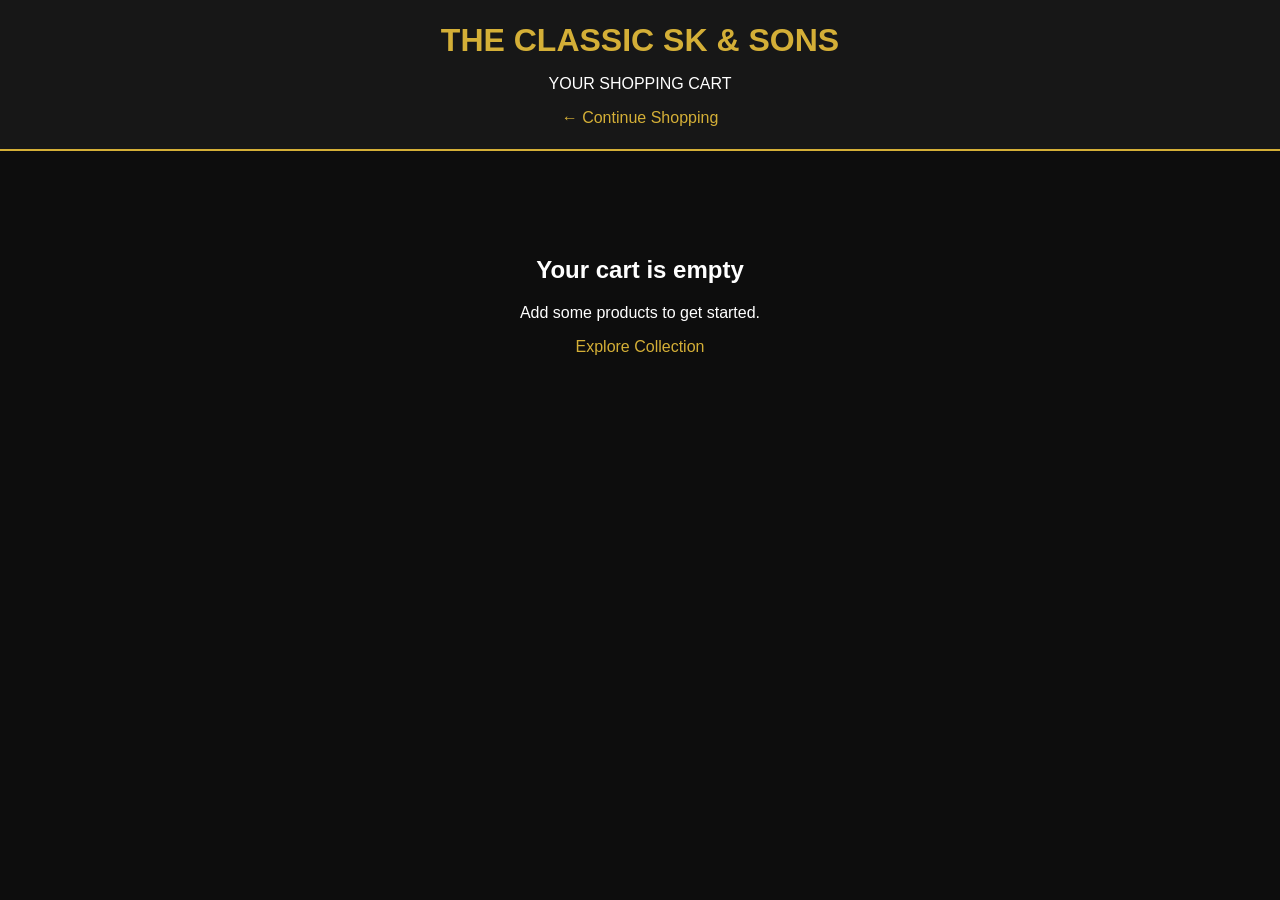
<file: cart.html>
<!DOCTYPE html>
<html lang="en">
<head>
<meta charset="UTF-8">
<meta name="viewport" content="width=device-width, initial-scale=1.0">
<title>Shopping Cart | THE CLASSIC SK & SONS</title>

<style>
* {
    box-sizing: border-box;
}

body {
    margin: 0;
    font-family: Arial, sans-serif;
    background: #0d0d0d;
    color: #fff;
}

header {
    background: #171717;
    padding: 22px;
    text-align: center;
    border-bottom: 2px solid #d4af37;
}

header h1 {
    color: #d4af37;
    margin: 0 0 10px;
}

a {
    color: #d4af37;
    text-decoration: none;
}

main {
    max-width: 1000px;
    margin: 30px auto;
    padding: 15px;
}

.cart-item {
    display: flex;
    align-items: center;
    gap: 18px;
    padding: 18px 0;
    border-bottom: 1px solid #444;
}

.cart-item img {
    width: 100px;
    height: 120px;
    object-fit: cover;
    border-radius: 5px;
}

.details {
    flex: 1;
}

.details h3 {
    margin: 0 0 10px;
}

.price {
    color: #d4af37;
    font-weight: bold;
}

button {
    padding: 9px 13px;
    margin: 4px;
    border: 1px solid #d4af37;
    background: transparent;
    color: #d4af37;
    cursor: pointer;
    border-radius: 4px;
}

button:hover {
    background: #d4af37;
    color: #111;
}

.remove {
    border-color: #e57373;
    color: #e57373;
}

.summary {
    margin-top: 25px;
    padding: 22px;
    background: #191919;
    border: 1px solid #444;
    border-radius: 8px;
    text-align: right;
}

.summary h2 {
    color: #d4af37;
}

.empty {
    text-align: center;
    padding: 40px 10px;
}

@media (max-width: 600px) {
    .cart-item {
        align-items: flex-start;
        flex-wrap: wrap;
    }

    .cart-item img {
        width: 80px;
        height: 100px;
    }

    .summary {
        text-align: center;
    }
}
</style>
</head>

<body>

<header>
    <h1>THE CLASSIC SK &amp; SONS</h1>
    <p>YOUR SHOPPING CART</p>
    <a href="index.html">← Continue Shopping</a>
</header>

<main>
    <div id="cartItems"></div>

    <div class="summary" id="summary" hidden>
        <p>Total Items: <strong id="itemCount">0</strong></p>
        <h2>Total: ₹<span id="total">0</span></h2>
        <button onclick="checkout()">Proceed to Checkout</button>
        <button onclick="clearCart()">Clear Cart</button>
    </div>
</main>

<script>
const CART_KEY = "classicSKCart";

function getCart() {
    try {
        return JSON.parse(localStorage.getItem(CART_KEY)) || [];
    } catch {
        return [];
    }
}

function saveCart(cart) {
    localStorage.setItem(CART_KEY, JSON.stringify(cart));
}

function formatPrice(price) {
    return Number(price).toLocaleString("en-IN", {
        maximumFractionDigits: 2
    });
}

function renderCart() {
    const cart = getCart();
    const container = document.getElementById("cartItems");
    const summary = document.getElementById("summary");

    if (cart.length === 0) {
        container.innerHTML = `
            <div class="empty">
                <h2>Your cart is empty</h2>
                <p>Add some products to get started.</p>
                <a href="index.html">Explore Collection</a>
            </div>`;
        summary.hidden = true;
        return;
    }

    summary.hidden = false;

    container.innerHTML = cart.map((item, index) => `
        <div class="cart-item">
            <img src="${escapeHTML(item.image || "")}"
                 alt="${escapeHTML(item.name)}"
                 onerror="this.style.display='none'">

            <div class="details">
                <h3>${escapeHTML(item.name)}</h3>
                <p class="price">₹${formatPrice(item.price)} each</p>

                <button onclick="changeQty(${index}, -1)">−</button>
                <strong>${item.qty}</strong>
                <button onclick="changeQty(${index}, 1)">+</button>

                <p>Subtotal: ₹${formatPrice(item.price * item.qty)}</p>
                <button class="remove"
                        onclick="removeItem(${index})">Remove</button>
            </div>
        </div>
    `).join("");

    const count = cart.reduce((sum, item) => sum + item.qty, 0);
    const total = cart.reduce(
        (sum, item) => sum + item.price * item.qty, 0
    );

    document.getElementById("itemCount").textContent = count;
    document.getElementById("total").textContent = formatPrice(total);
}

function escapeHTML(value) {
    return String(value).replace(/[&<>"']/g, char => ({
        "&": "&amp;",
        "<": "&lt;",
        ">": "&gt;",
        '"': "&quot;",
        "'": "&#39;"
    })[char]);
}

function changeQty(index, amount) {
    const cart = getCart();

    if (!cart[index]) return;

    cart[index].qty += amount;

    if (cart[index].qty <= 0) {
        cart.splice(index, 1);
    }

    saveCart(cart);
    renderCart();
}

function removeItem(index) {
    const cart = getCart();
    cart.splice(index, 1);
    saveCart(cart);
    renderCart();
}

function clearCart() {
    if (confirm("Are you sure you want to clear your cart?")) {
        saveCart([]);
        renderCart();
    }
}

function checkout() {
    alert("Thank you for shopping with The Classic SK & Sons! Your order has been confirmed.");
}

renderCart();
</script>

</body>
</html>
</file>
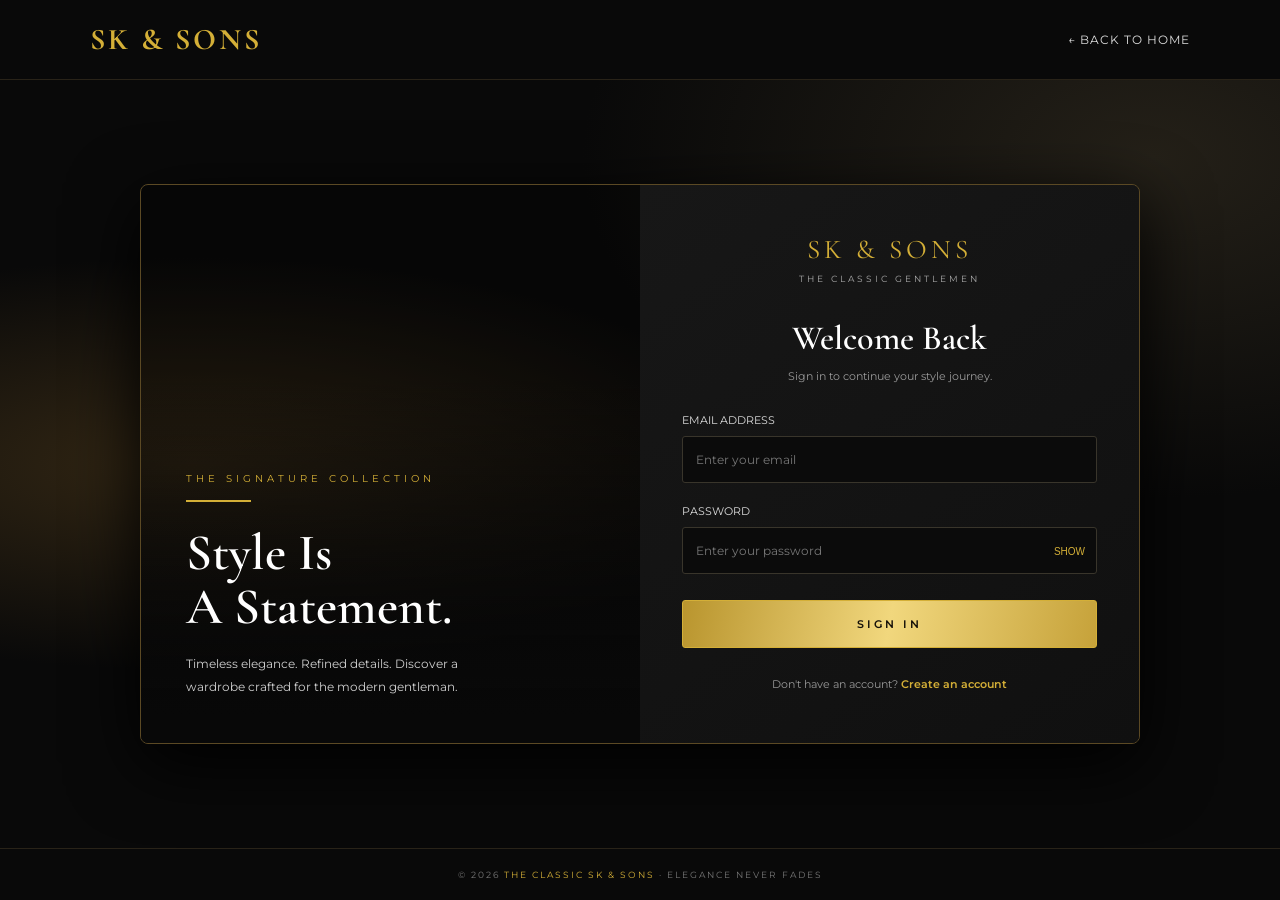
<file: login.html>
<!DOCTYPE html>
<html lang="en">
<head>
<meta charset="UTF-8">
<meta name="viewport" content="width=device-width, initial-scale=1.0">
<title>Login | THE CLASSIC SK & SONS</title>

<link href="https://fonts.googleapis.com/css2?family=Cormorant+Garamond:wght@500;600;700&family=Montserrat:wght@300;400;500;600&display=swap" rel="stylesheet">

<style>
* {
    margin: 0;
    padding: 0;
    box-sizing: border-box;
}

body {
    min-height: 100vh;
    background: #090909;
    color: #fff;
    font-family: 'Montserrat', sans-serif;
    display: flex;
    flex-direction: column;
}

/* NAVBAR */
.navbar {
    height: 80px;
    padding: 0 7%;
    display: flex;
    justify-content: space-between;
    align-items: center;
    border-bottom: 1px solid #292318;
}

.logo {
    color: #d4af37;
    font-family: 'Cormorant Garamond', serif;
    font-size: 30px;
    font-weight: 700;
    letter-spacing: 3px;
}

.navbar a {
    color: #ddd;
    text-decoration: none;
    font-size: 12px;
    letter-spacing: 1px;
}

.navbar a:hover {
    color: #d4af37;
}

/* MAIN LAYOUT */
.main {
    flex: 1;
    display: flex;
    justify-content: center;
    align-items: center;
    padding: 55px 20px;
    background:
        radial-gradient(ellipse at 15% 50%, #332714 0%, transparent 38%),
        radial-gradient(ellipse at 90% 10%, #242018 0%, transparent 35%),
        #090909;
}

.wrapper {
    width: 100%;
    max-width: 1000px;
    min-height: 540px;
    display: grid;
    grid-template-columns: 1fr 1fr;
    border: 1px solid #5b4924;
    border-radius: 8px;
    overflow: hidden;
    box-shadow: 0 20px 70px #000;
}

/* FASHION SIDE */
.fashion {
    position: relative;
    min-height: 540px;
    display: flex;
    flex-direction: column;
    justify-content: flex-end;
    padding: 45px;
    background:
        linear-gradient(to top, #080808 5%, rgba(0,0,0,.3) 65%),
        url('https://images.unsplash.com/photo-1617137968427-85924c800a22?auto=format&fit=crop&w=1000&q=85')
        center/cover no-repeat;
}

.collection {
    color: #d4af37;
    letter-spacing: 4px;
    font-size: 10px;
    margin-bottom: 15px;
}

.fashion h1 {
    font-family: 'Cormorant Garamond', serif;
    font-size: clamp(35px, 4vw, 52px);
    line-height: 1.05;
    font-weight: 600;
    margin-bottom: 18px;
}

.fashion p {
    color: #d0d0d0;
    font-size: 12px;
    line-height: 1.9;
    max-width: 310px;
}

.gold-line {
    width: 65px;
    height: 2px;
    background: #d4af37;
    margin-bottom: 25px;
}

/* LOGIN SIDE */
.login-panel {
    display: flex;
    justify-content: center;
    flex-direction: column;
    padding: 48px 42px;
    background: linear-gradient(145deg, #171717, #101010);
}

.small-logo {
    text-align: center;
    font-family: 'Cormorant Garamond', serif;
    color: #d4af37;
    font-size: 27px;
    letter-spacing: 4px;
}

.subtitle {
    text-align: center;
    color: #aaa;
    font-size: 9px;
    letter-spacing: 3px;
    margin-top: 7px;
}

h2 {
    font-family: 'Cormorant Garamond', serif;
    font-size: 34px;
    text-align: center;
    margin-top: 34px;
    margin-bottom: 8px;
    font-weight: 600;
}

.description {
    text-align: center;
    color: #999;
    font-size: 11px;
    margin-bottom: 28px;
    line-height: 1.7;
}

label {
    display: block;
    color: #ddd;
    font-size: 11px;
    margin-bottom: 9px;
}

.input-group {
    margin-bottom: 21px;
}

.input-box {
    position: relative;
}

input {
    width: 100%;
    height: 47px;
    padding: 0 13px;
    background: #0b0b0b;
    border: 1px solid #39352b;
    border-radius: 3px;
    color: #fff;
    font-family: inherit;
    font-size: 12px;
    outline: none;
    transition: .3s;
}

input:focus {
    border-color: #d4af37;
    box-shadow: 0 0 10px #d4af371c;
}

input::placeholder {
    color: #777;
}

.password-input {
    padding-right: 65px;
}

.toggle {
    position: absolute;
    right: 12px;
    top: 50%;
    transform: translateY(-50%);
    color: #d4af37;
    background: none;
    border: none;
    cursor: pointer;
    font-size: 10px;
}

.submit {
    width: 100%;
    height: 48px;
    margin-top: 5px;
    border: 1px solid #d4af37;
    border-radius: 3px;
    background: linear-gradient(100deg, #b9952e, #f1d77d, #c6a23a);
    color: #15110a;
    font-family: inherit;
    font-size: 11px;
    font-weight: 600;
    letter-spacing: 3px;
    cursor: pointer;
    transition: .3s;
}

.submit:hover {
    background: #fff0ae;
    box-shadow: 0 0 22px #d4af3733;
    transform: translateY(-2px);
}

.message {
    display: none;
    color: #d4af37;
    font-size: 11px;
    text-align: center;
    line-height: 1.7;
    margin-top: 15px;
}

.bottom {
    text-align: center;
    color: #999;
    font-size: 11px;
    margin-top: 25px;
    line-height: 2;
}

.bottom a {
    color: #d4af37;
    text-decoration: none;
    font-weight: 600;
}

.bottom a:hover {
    text-decoration: underline;
}

.footer {
    padding: 20px;
    text-align: center;
    border-top: 1px solid #292318;
    color: #777;
    font-size: 9px;
    letter-spacing: 2px;
}

.footer span {
    color: #d4af37;
}

/* MOBILE */
@media (max-width: 700px) {
    .navbar {
        height: 68px;
        padding: 0 20px;
    }

    .logo {
        font-size: 23px;
    }

    .wrapper {
        max-width: 430px;
        grid-template-columns: 1fr;
    }

    .fashion {
        min-height: 220px;
        padding: 28px;
        background-position: center 40%;
    }

    .fashion h1 {
        font-size: 35px;
    }

    .fashion p {
        font-size: 11px;
    }

    .login-panel {
        padding: 35px 25px;
    }

    .main {
        padding: 28px 15px;
    }
}
</style>
</head>

<body>

<header class="navbar">
    <div class="logo">SK & SONS</div>
    <a href="index.html">← BACK TO HOME</a>
</header>

<main class="main">
    <div class="wrapper">

        <section class="fashion">
            <div class="collection">THE SIGNATURE COLLECTION</div>
            <div class="gold-line"></div>
            <h1>Style Is<br>A Statement.</h1>
            <p>
                Timeless elegance. Refined details.
                Discover a wardrobe crafted for the modern gentleman.
            </p>
        </section>

        <section class="login-panel">
            <div class="small-logo">SK & SONS</div>
            <div class="subtitle">THE CLASSIC GENTLEMEN</div>

            <h2>Welcome Back</h2>
            <p class="description">
                Sign in to continue your style journey.
            </p>

            <form id="loginForm">
                <div class="input-group">
                    <label for="email">EMAIL ADDRESS</label>
                    <input type="email" id="email"
                           placeholder="Enter your email"
                           autocomplete="email" required>
                </div>

                <div class="input-group">
                    <label for="password">PASSWORD</label>
                    <div class="input-box">
                        <input type="password" id="password"
                               class="password-input"
                               placeholder="Enter your password"
                               autocomplete="current-password"
                               required>
                        <button type="button" class="toggle"
                                id="togglePassword">SHOW</button>
                    </div>
                </div>

                <button type="submit" class="submit">SIGN IN</button>

                <p id="formMessage" class="message" role="status"></p>
            </form>

            <div class="bottom">
                Don't have an account?
                <a href="signup.html">Create an account</a>
            </div>
        </section>

    </div>
</main>

<footer class="footer">
    © 2026 <span>THE CLASSIC SK & SONS</span> · ELEGANCE NEVER FADES
</footer>

<script>
const loginForm = document.getElementById("loginForm");
const password = document.getElementById("password");
const message = document.getElementById("formMessage");

document.getElementById("togglePassword").addEventListener("click", function() {
    const isHidden = password.type === "password";
    password.type = isHidden ? "text" : "password";
    this.textContent = isHidden ? "HIDE" : "SHOW";
});

loginForm.addEventListener("submit", function(event) {
    event.preventDefault();

    if (!loginForm.checkValidity()) {
        loginForm.reportValidity();
        return;
    }

    message.style.display = "block";
    message.textContent = "Welcome! Redirecting to the home page...";

    setTimeout(function() {
        window.location.href = "index.html";
    }, 1000);
});
</script>

</body>
</html>
</file>
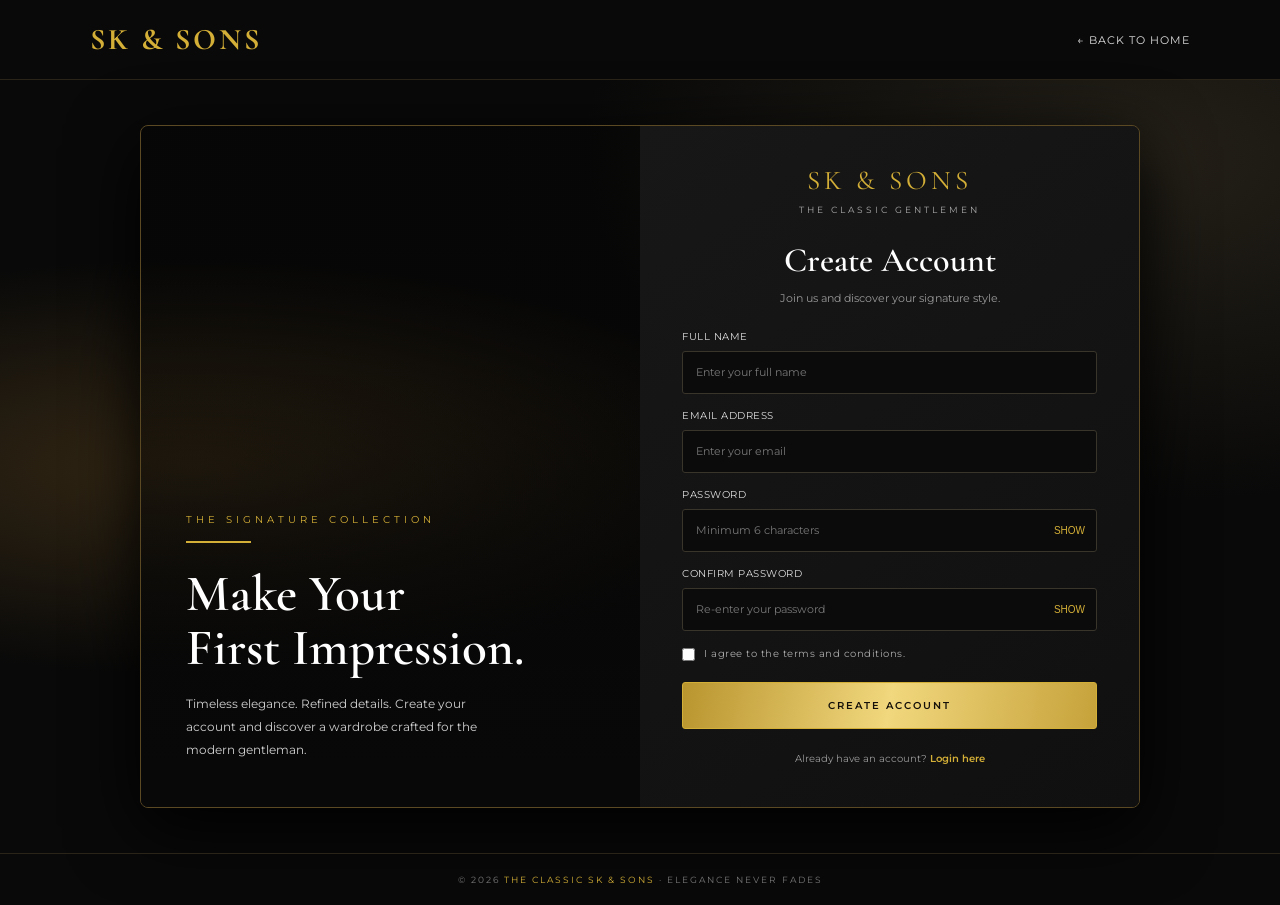
<file: signup.html>
<!DOCTYPE html>
<html lang="en">
<head>
<meta charset="UTF-8">
<meta name="viewport" content="width=device-width, initial-scale=1.0">
<title>Sign Up | THE CLASSIC SK & SONS</title>

<link href="https://fonts.googleapis.com/css2?family=Cormorant+Garamond:wght@500;600;700&family=Montserrat:wght@300;400;500;600&display=swap" rel="stylesheet">

<style>
* {
    margin: 0;
    padding: 0;
    box-sizing: border-box;
}

body {
    min-height: 100vh;
    background: #090909;
    color: white;
    font-family: 'Montserrat', sans-serif;
    display: flex;
    flex-direction: column;
}

/* NAVBAR */
.navbar {
    min-height: 80px;
    padding: 15px 7%;
    display: flex;
    justify-content: space-between;
    align-items: center;
    border-bottom: 1px solid #292318;
}

.logo {
    color: #d4af37;
    font-family: 'Cormorant Garamond', serif;
    font-size: 30px;
    font-weight: 700;
    letter-spacing: 3px;
}

.navbar a {
    color: #ddd;
    text-decoration: none;
    font-size: 11px;
    letter-spacing: 1px;
}

.navbar a:hover {
    color: #d4af37;
}

/* MAIN SECTION */
.main {
    flex: 1;
    display: flex;
    justify-content: center;
    align-items: center;
    padding: 45px 20px;
    background:
        radial-gradient(ellipse at 15% 50%, #332714 0%, transparent 38%),
        radial-gradient(ellipse at 90% 10%, #242018 0%, transparent 35%),
        #090909;
}

.wrapper {
    width: 100%;
    max-width: 1000px;
    display: grid;
    grid-template-columns: 1fr 1fr;
    border: 1px solid #5b4924;
    border-radius: 8px;
    overflow: hidden;
    box-shadow: 0 20px 70px #000;
}

/* LEFT FASHION PANEL */
.fashion {
    position: relative;
    min-height: 650px;
    display: flex;
    flex-direction: column;
    justify-content: flex-end;
    padding: 45px;
    background:
        linear-gradient(to top, #080808 5%, rgba(0,0,0,.3) 65%),
        url('https://images.unsplash.com/photo-1617137968427-85924c800a22?auto=format&fit=crop&w=1000&q=85')
        center/cover no-repeat;
}

.collection {
    color: #d4af37;
    letter-spacing: 4px;
    font-size: 10px;
    margin-bottom: 15px;
}

.fashion h1 {
    font-family: 'Cormorant Garamond', serif;
    font-size: clamp(35px, 4vw, 52px);
    line-height: 1.05;
    font-weight: 600;
    margin-bottom: 18px;
}

.gold-line {
    width: 65px;
    height: 2px;
    background: #d4af37;
    margin-bottom: 25px;
}

.fashion p {
    color: #d0d0d0;
    font-size: 12px;
    line-height: 1.9;
    max-width: 310px;
}

/* SIGNUP PANEL */
.signup-panel {
    display: flex;
    justify-content: center;
    flex-direction: column;
    padding: 38px 42px;
    background: linear-gradient(145deg, #171717, #101010);
}

.small-logo {
    text-align: center;
    font-family: 'Cormorant Garamond', serif;
    color: #d4af37;
    font-size: 27px;
    letter-spacing: 4px;
}

.subtitle {
    text-align: center;
    color: #aaa;
    font-size: 9px;
    letter-spacing: 3px;
    margin-top: 7px;
}

h2 {
    font-family: 'Cormorant Garamond', serif;
    font-size: 34px;
    text-align: center;
    margin-top: 25px;
    margin-bottom: 8px;
    font-weight: 600;
}

.description {
    text-align: center;
    color: #999;
    font-size: 11px;
    margin-bottom: 22px;
    line-height: 1.7;
}

.input-group {
    margin-bottom: 15px;
}

label {
    display: block;
    color: #ddd;
    font-size: 10px;
    letter-spacing: .5px;
    margin-bottom: 8px;
}

input[type="text"],
input[type="email"],
input[type="password"] {
    width: 100%;
    height: 43px;
    padding: 0 13px;
    background: #0b0b0b;
    border: 1px solid #39352b;
    border-radius: 3px;
    color: #fff;
    font-family: inherit;
    font-size: 11px;
    outline: none;
    transition: .3s;
}

input:focus {
    border-color: #d4af37;
    box-shadow: 0 0 10px #d4af371c;
}

input::placeholder {
    color: #777;
}

.password-box {
    position: relative;
}

.password-box input {
    padding-right: 65px;
}

.toggle {
    position: absolute;
    right: 12px;
    top: 50%;
    transform: translateY(-50%);
    color: #d4af37;
    background: none;
    border: none;
    cursor: pointer;
    font-size: 10px;
}

.terms {
    display: flex;
    align-items: flex-start;
    gap: 9px;
    margin: 5px 0 20px;
}

.terms input {
    accent-color: #d4af37;
    margin-top: 2px;
}

.terms label {
    margin: 0;
    color: #aaa;
    font-size: 10px;
    line-height: 1.6;
    cursor: pointer;
}

.submit {
    width: 100%;
    min-height: 47px;
    border: 1px solid #d4af37;
    border-radius: 3px;
    background: linear-gradient(100deg, #b9952e, #f1d77d, #c6a23a);
    color: #15110a;
    font-family: inherit;
    font-size: 10px;
    font-weight: 600;
    letter-spacing: 2px;
    cursor: pointer;
    transition: .3s;
}

.submit:hover {
    background: #fff0ae;
    box-shadow: 0 0 22px #d4af3733;
    transform: translateY(-2px);
}

.message {
    display: none;
    color: #d4af37;
    font-size: 11px;
    text-align: center;
    line-height: 1.7;
    margin-top: 13px;
}

.bottom {
    text-align: center;
    color: #999;
    font-size: 10px;
    margin-top: 20px;
    line-height: 2;
}

.bottom a {
    color: #d4af37;
    text-decoration: none;
    font-weight: 600;
}

.bottom a:hover {
    text-decoration: underline;
}

/* FOOTER */
.footer {
    padding: 20px;
    text-align: center;
    border-top: 1px solid #292318;
    color: #777;
    font-size: 9px;
    letter-spacing: 2px;
}

.footer span {
    color: #d4af37;
}

/* MOBILE RESPONSIVE */
@media (max-width: 700px) {
    .navbar {
        min-height: 68px;
        padding: 15px 20px;
    }

    .logo {
        font-size: 23px;
    }

    .navbar a {
        font-size: 9px;
    }

    .main {
        padding: 25px 15px;
    }

    .wrapper {
        max-width: 430px;
        grid-template-columns: 1fr;
    }

    .fashion {
        min-height: 230px;
        padding: 28px;
        background-position: center 40%;
    }

    .fashion h1 {
        font-size: 35px;
    }

    .fashion p {
        font-size: 11px;
    }

    .signup-panel {
        padding: 35px 25px;
    }

    h2 {
        margin-top: 22px;
    }
}
</style>
</head>

<body>

<header class="navbar">
    <div class="logo">SK & SONS</div>
    <a href="index.html">← BACK TO HOME</a>
</header>

<main class="main">
    <div class="wrapper">

        <section class="fashion">
            <div class="collection">THE SIGNATURE COLLECTION</div>
            <div class="gold-line"></div>

            <h1>Make Your<br>First Impression.</h1>

            <p>
                Timeless elegance. Refined details.
                Create your account and discover a wardrobe
                crafted for the modern gentleman.
            </p>
        </section>

        <section class="signup-panel">

            <div class="small-logo">SK & SONS</div>
            <div class="subtitle">THE CLASSIC GENTLEMEN</div>

            <h2>Create Account</h2>

            <p class="description">
                Join us and discover your signature style.
            </p>

            <form id="signupForm">

                <div class="input-group">
                    <label for="fullName">FULL NAME</label>
                    <input type="text" id="fullName"
                           placeholder="Enter your full name"
                           autocomplete="name" required>
                </div>

                <div class="input-group">
                    <label for="email">EMAIL ADDRESS</label>
                    <input type="email" id="email"
                           placeholder="Enter your email"
                           autocomplete="email" required>
                </div>

                <div class="input-group">
                    <label for="password">PASSWORD</label>
                    <div class="password-box">
                        <input type="password" id="password"
                               placeholder="Minimum 6 characters"
                               minlength="6"
                               autocomplete="new-password" required>
                        <button type="button" class="toggle"
                                onclick="togglePassword('password', this)">
                            SHOW
                        </button>
                    </div>
                </div>

                <div class="input-group">
                    <label for="confirmPassword">CONFIRM PASSWORD</label>
                    <div class="password-box">
                        <input type="password" id="confirmPassword"
                               placeholder="Re-enter your password"
                               minlength="6"
                               autocomplete="new-password" required>
                        <button type="button" class="toggle"
                                onclick="togglePassword('confirmPassword', this)">
                            SHOW
                        </button>
                    </div>
                </div>

                <div class="terms">
                    <input type="checkbox" id="terms" required>
                    <label for="terms">
                        I agree to the terms and conditions.
                    </label>
                </div>

                <button type="submit" class="submit">
                    CREATE ACCOUNT
                </button>

                <p class="message" id="formMessage" role="status"></p>

            </form>

            <div class="bottom">
                Already have an account?
                <a href="login.html">Login here</a>
            </div>

        </section>
    </div>
</main>

<footer class="footer">
    © 2026 <span>THE CLASSIC SK & SONS</span> · ELEGANCE NEVER FADES
</footer>

<script>
function togglePassword(id, button) {
    const field = document.getElementById(id);

    if (field.type === "password") {
        field.type = "text";
        button.textContent = "HIDE";
    } else {
        field.type = "password";
        button.textContent = "SHOW";
    }
}

document.getElementById("signupForm").addEventListener("submit", function(event) {
    event.preventDefault();

    const form = this;
    const password = document.getElementById("password").value;
    const confirmPassword = document.getElementById("confirmPassword").value;
    const message = document.getElementById("formMessage");

    if (!form.checkValidity()) {
        form.reportValidity();
        return;
    }

    if (password !== confirmPassword) {
        message.style.display = "block";
        message.style.color = "#ff7777";
        message.textContent = "Passwords do not match. Please try again.";
        return;
    }

    message.style.display = "block";
    message.style.color = "#d4af37";
    message.textContent = "Details accepted! Redirecting to login...";

    setTimeout(function() {
        window.location.href = "login.html";
    }, 1000);
});
</script>

</body>
</html>
</file>
